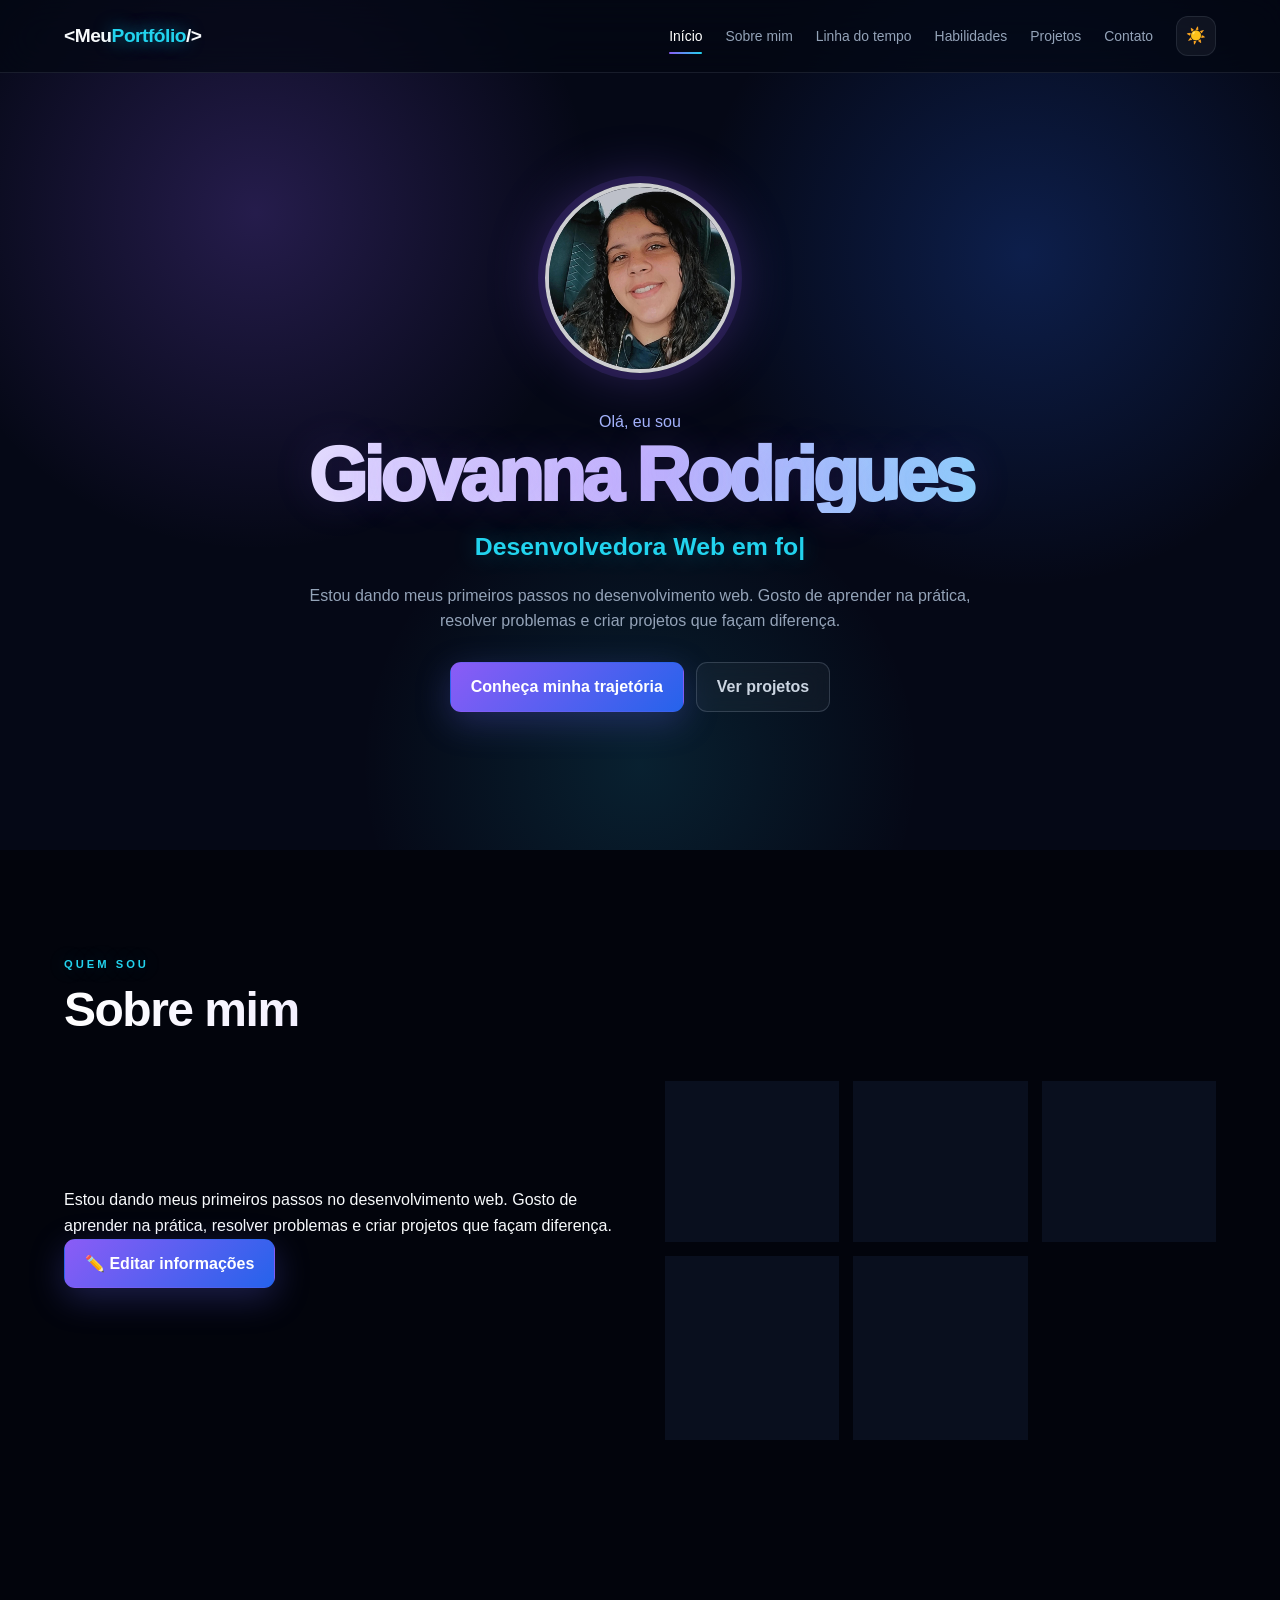
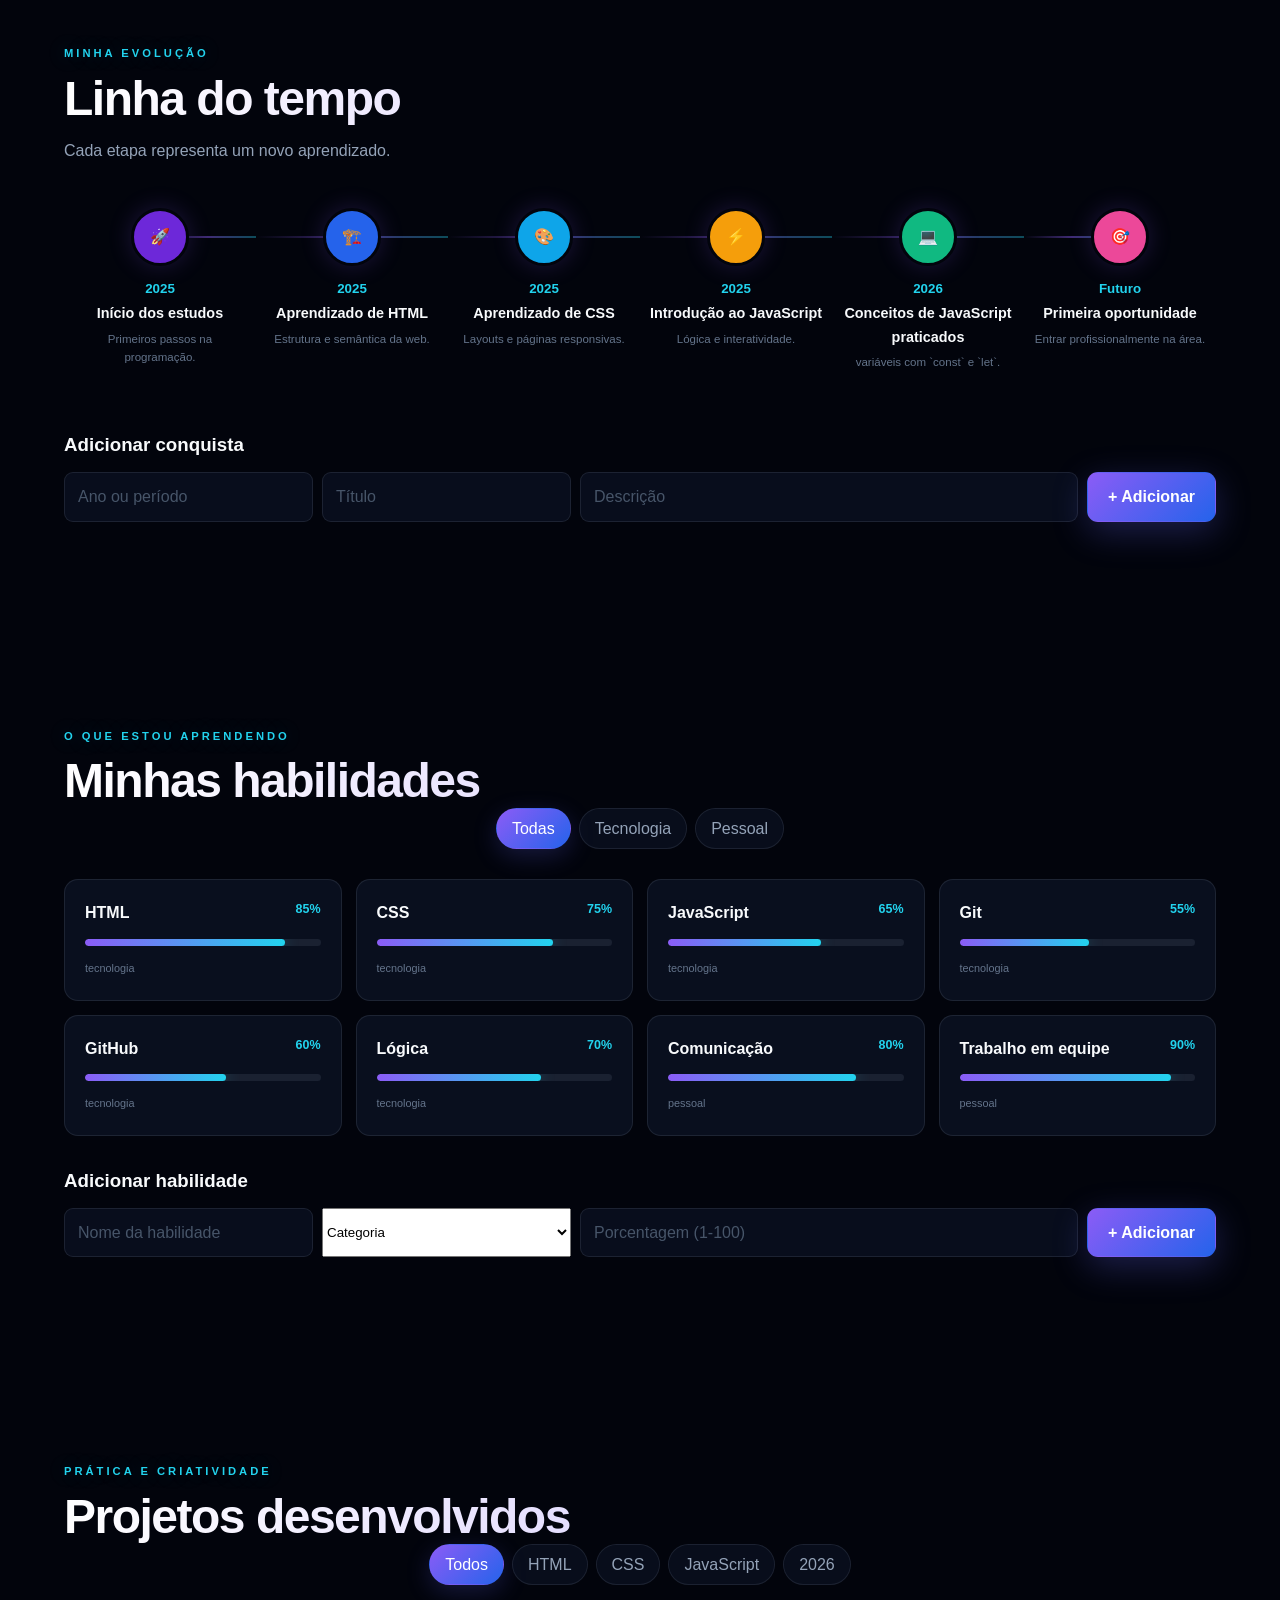
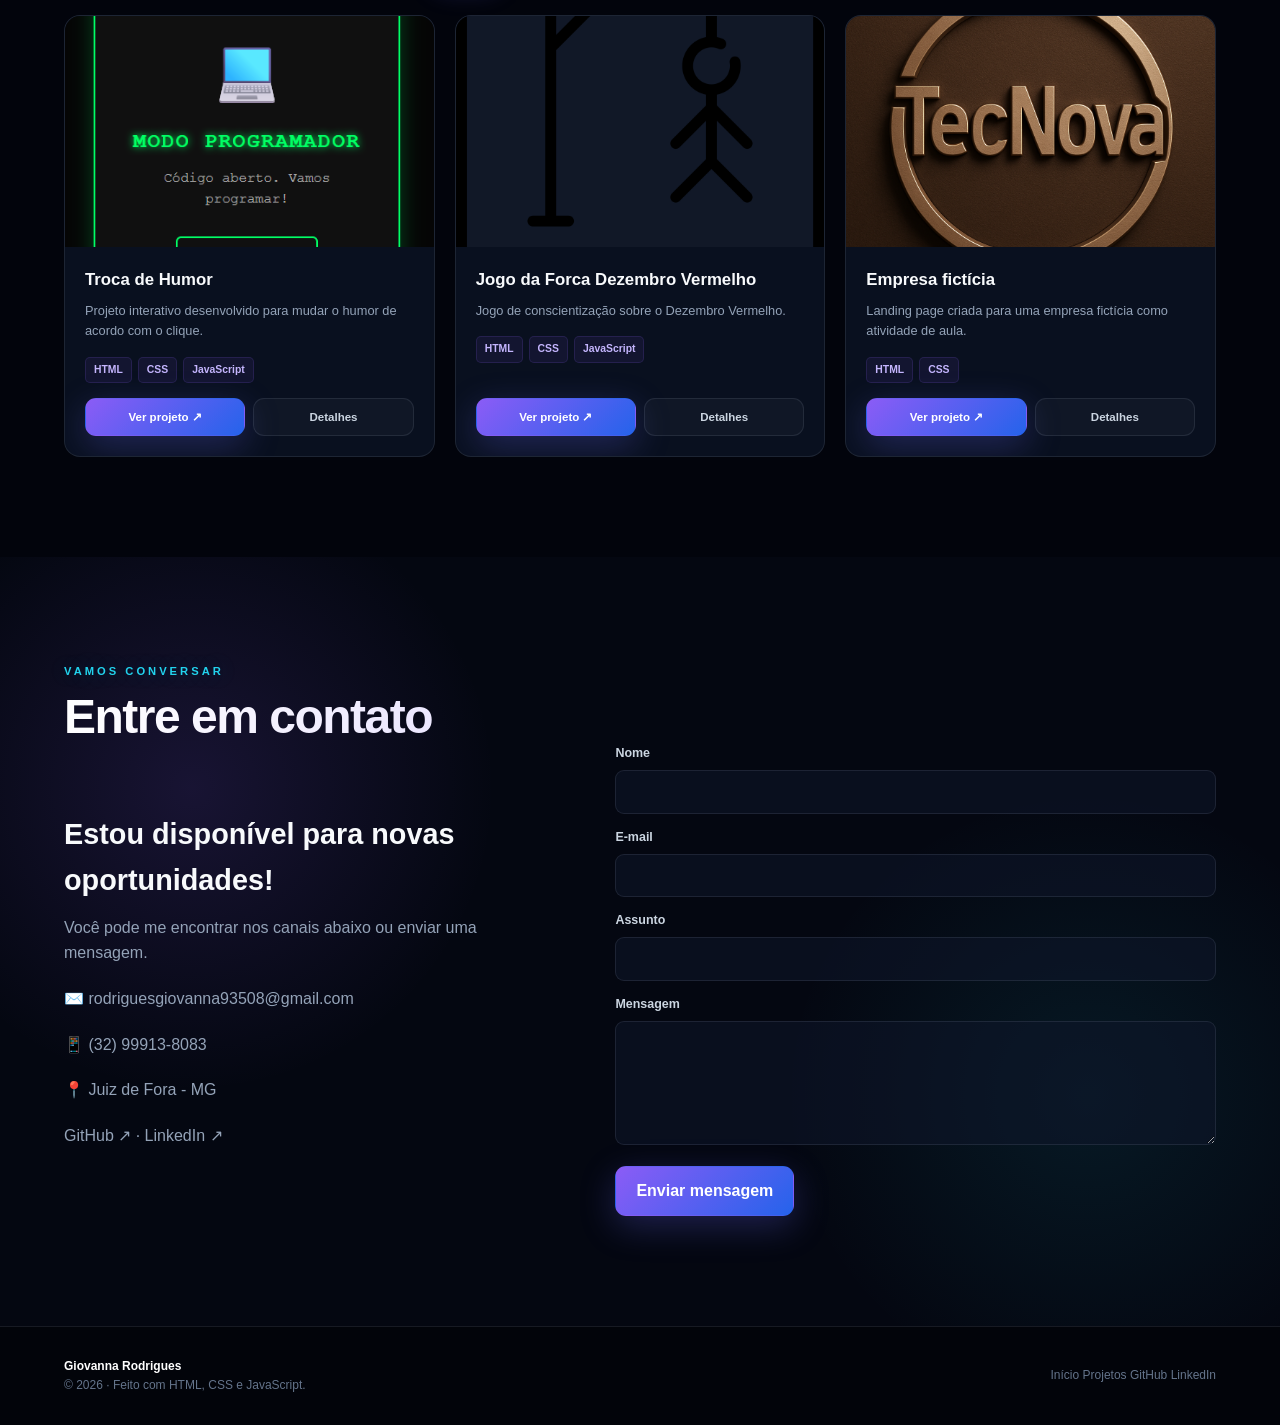
<file: index.html>
<!doctype html>
<html lang="pt-BR">
  <head>
    <meta charset="UTF-8" />
    <meta name="viewport" content="width=device-width, initial-scale=1.0" />
    <meta
      name="description"
      content="Currículo e portfólio interativo de um estudante de tecnologia"
    />
    <title>Meu Currículo | Portfólio</title>
    <link rel="stylesheet" href="style.css" />
  </head>
  <body>
    <header class="cabecalho">
      <nav class="navegacao container" aria-label="Navegação principal">
        <a class="logo" href="#inicio">&lt;Meu<span>Portfólio</span>/&gt;</a>
        <button
          id="botao-menu"
          class="botao-menu"
          aria-label="Abrir menu"
          aria-expanded="false"
        >
          ☰
        </button>
        <div id="menu" class="menu">
          <a href="#inicio" class="ativo">Início</a
          ><a href="#sobre">Sobre mim</a
          ><a href="#trajetoria">Linha do tempo</a>
          <a href="#habilidades">Habilidades</a><a href="#projetos">Projetos</a
          ><a href="#contato">Contato</a>
          <button id="botao-tema" class="botao-tema" aria-label="Alternar tema">
            🌙
          </button>
        </div>
      </nav>
    </header>

    <main>
      <section id="inicio" class="hero">
        <div class="container hero-conteudo revelar">
          <img
            src="img/Foto de Giovanna.jpg"
            alt="Avatar neutro do aluno"
            class="foto-perfil"
          />
          <p class="saudacao">Olá, eu sou</p>
          <h1 id="nome-hero">Giovanna de Oliveira Rodrigues</h1>
          <p id="texto-digitacao" class="cargo" aria-live="polite"></p>
          <p id="descricao-hero" class="hero-descricao">
            Estudante apaixonado por tecnologia, criatividade e por transformar
            ideias em experiências digitais.
          </p>
          <div class="acoes">
            <a href="#trajetoria" class="botao primario"
              >Conheça minha trajetória</a
            ><a href="#projetos" class="botao secundario">Ver projetos</a>
          </div>
        </div>
      </section>

      <section id="sobre" class="secao">
        <div class="container revelar">
          <p class="rotulo">QUEM SOU</p>
          <h2>Sobre mim</h2>
          <div class="sobre-grid">
            <div>
              <p id="descricao-sobre" class="texto-grande">
                Estou dando meus primeiros passos no desenvolvimento web. Gosto
                de aprender na prática, resolver problemas e criar projetos que
                façam diferença.
              </p>
              <button id="editar-dados" class="botao primario">
                ✏️ Editar informações
              </button>
            </div>
            <div class="info-grid">
              <article class="info-card">
                <span>📍</span><small>Cidade</small
                ><strong id="info-cidade">Juiz de Fora - JF</strong>
              </article>
              <article class="info-card">
                <span>🎂</span><small>Idade</small><strong>21 anos</strong>
              </article>
              <article class="info-card">
                <span>🎓</span><small>Curso</small
                ><strong id="info-curso">Desenvolvimento Web</strong>
              </article>
              <article class="info-card">
                <span>🎯</span><small>Objetivo</small
                ><strong id="info-objetivo"
                  >Primeira oportunidade em tecnologia</strong
                >
              </article>
              <article class="info-card">
                <span>🗓️</span><small>Disponibilidade</small
                ><strong>Estágio ou Júnior</strong>
              </article>
            </div>
          </div>
        </div>
      </section>

      <section id="trajetoria" class="secao fundo-alternativo">
        <div class="container revelar">
          <p class="rotulo">MINHA EVOLUÇÃO</p>
          <h2>Linha do tempo</h2>
          <p class="subtitulo">Cada etapa representa um novo aprendizado.</p>
          <div id="linha-do-tempo" class="linha-do-tempo"></div>
          <form id="form-trajetoria" class="form-inline card">
            <h3>Adicionar conquista</h3>
            <input name="periodo" placeholder="Ano ou período" required /><input
              name="titulo"
              placeholder="Título"
              required
            /><input name="descricao" placeholder="Descrição" required /><button
              class="botao primario"
              type="submit"
            >
              + Adicionar
            </button>
          </form>
        </div>
      </section>

      <section id="habilidades" class="secao">
        <div class="container revelar">
          <p class="rotulo">O QUE ESTOU APRENDENDO</p>
          <h2>Minhas habilidades</h2>
          <div id="filtros-habilidades" class="filtros">
            <button class="ativo" data-filtro="todas">Todas</button
            ><button data-filtro="tecnologia">Tecnologia</button
            ><button data-filtro="pessoal">Pessoal</button>
          </div>
          <div id="lista-habilidades" class="habilidades-grid"></div>
          <form id="form-habilidade" class="form-inline card">
          <h3>Adicionar habilidade</h3>

          <input
            name="nome"
            placeholder="Nome da habilidade"
            required
          />

          <select name="categoria" required>
            <option value="">Categoria</option>
            <option value="tecnologia">Tecnologia</option>
            <option value="pessoal">Pessoal</option>
          </select>

          <input
            name="porcentagem"
            type="number"
            min="1"
            max="100"
            placeholder="Porcentagem (1-100)"
            required
          />

          <button
            class="botao primario"
            type="submit"
          >
            + Adicionar
          </button>
        </form>
        </div>
      </section>

      <section id="projetos" class="secao fundo-alternativo">
        <div class="container revelar">
          <p class="rotulo">PRÁTICA E CRIATIVIDADE</p>
          <h2>Projetos desenvolvidos</h2>
          <div id="filtros-projetos" class="filtros">
          <button class="ativo" data-filtro="todos">Todos</button>
          <button data-filtro="HTML">HTML</button>
          <button data-filtro="CSS">CSS</button>
          <button data-filtro="JavaScript">JavaScript</button>
          <button data-filtro="2026">2026</button>
       </div>
          <div id="lista-projetos" class="projetos-grid"></div>
        </div>
      </section>

      <section id="contato" class="secao contato">
        <div class="container revelar">
          <p class="rotulo">VAMOS CONVERSAR</p>
          <h2>Entre em contato</h2>
          <div class="contato-grid">
            <div class="contato-info">
              <h3>Estou disponível para novas oportunidades!</h3>
              <p>
                Você pode me encontrar nos canais abaixo ou enviar uma mensagem.
              </p>
              <p>✉️ rodriguesgiovanna93508@gmail.com</p>
              <p>📱 (32) 99913-8083</p>
              <p>📍 <span id="contato-cidade">Juiz de Fora - JF</span></p>
              <p>
                <a href="https://github.com/rodrigues-giovanna" target="_blank" rel="noopener"
                  >GitHub ↗</a
                >
                ·
                <a href="https://www.linkedin.com/feed/" target="_blank" rel="noopener"
                  >LinkedIn ↗</a
                >
              </p>
            </div>
            <form id="form-contato" class="card">
              <label>Nome<input name="nome" required /></label
              ><label>E-mail<input name="email" type="email" required /></label
              ><label>Assunto<input name="assunto" required /></label
              ><label
                >Mensagem<textarea
                  name="mensagem"
                  rows="5"
                  required
                ></textarea></label
              ><button class="botao primario" type="submit">
                Enviar mensagem
              </button>
              <p id="mensagem-form" class="mensagem-form" role="status"></p>
            </form>
          </div>
        </div>
      </section>
    </main>

    <footer>
      <div class="container rodape">
        <div>
          <strong id="nome-rodape">Giovanna Rodrigues</strong>
          <p>
            © <span id="ano-atual"></span> · Feito com HTML, CSS e JavaScript.
          </p>
        </div>
        <div>
          <a href="#inicio">Início</a> <a href="#projetos">Projetos</a>
          <a href="https://github.com/" target="_blank" rel="noopener"
            >GitHub</a
          >
          <a href="https://linkedin.com/" target="_blank" rel="noopener"
            >LinkedIn</a
          >
        </div>
      </div>
    </footer>
    <button id="voltar-topo" aria-label="Voltar ao topo">↑</button>

    <div id="modal-dados" class="modal" aria-hidden="true">
      <div class="modal-conteudo">
        <button class="fechar-modal" aria-label="Fechar">×</button>
        <h2>Editar informações</h2>
        <form id="form-dados">
          <label>Nome<input name="nome" required /></label
          ><label>Cargo<input name="cargo" required /></label
          ><label>Cidade<input name="cidade" required /></label
          ><label>Curso<input name="curso" required /></label
          ><label>Objetivo<input name="objetivo" required /></label
          ><label
            >Descrição<textarea
              name="descricao"
              rows="4"
              required
            ></textarea></label
          ><button class="botao primario" type="submit">
            Salvar alterações
          </button>
        </form>
      </div>
    </div>
    <div id="modal-projeto" class="modal" aria-hidden="true">
      <div class="modal-conteudo">
        <button class="fechar-modal" aria-label="Fechar">×</button>
        <div id="detalhes-projeto"></div>
      </div>
    </div>
    <script src="script.js"></script>
  </body>
</html>
</file>
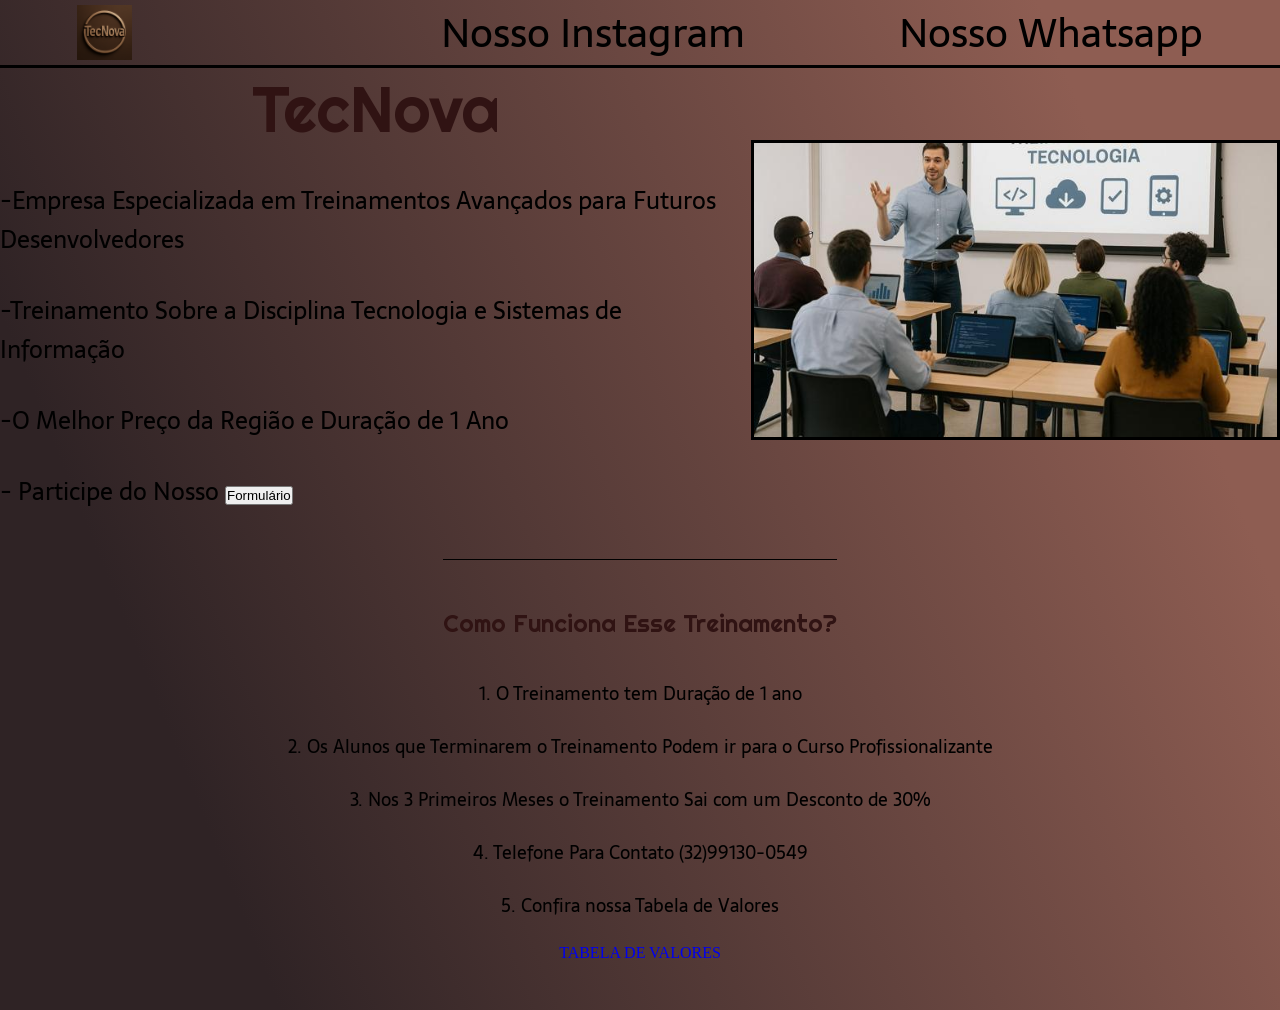
<file: projetos/Empresa Ficticia/index.html>
<!DOCTYPE html>
<html lang="pt-BR">

<head>
  <meta charset="UTF-8">
  <meta name="viewport" content="width=device-width, initial-scale=1.0">
  <meta name="description" content="Um Treinamento Seguro para Iniciantes">
  <title>TecNova</title>
  <link rel="stylesheet" type="text/css" href="style.css">
</head>

<body>
  <header class="cabecalho">
    <img class="cabecalho-imagem" src="Logo.png" alt="Logo da comunidade Tecnologia">
    <nav class="cabecalho-menu" ></nav>
  <a class="cabecalho-menu-item" href="https://www.instagram.com/tecnova_treinamentos?igsh=NmMyMW82emhtdGsx">Nosso Instagram</a>
  <a class="cabecalho-menu-item" href="https://chatgpt.com/link/whatsapp">Nosso Whatsapp</a>
</nav>
  </header>

  <main class="conteudo">
    <section class="conteudo-principal">
      <div class="conteudo-principal-escrito">
      <h1 class="conteudo-principal-escrito-titulo">TecNova</h1>
      <h2 class="conteudo-principal-escrito-subtitulo">-Empresa Especializada em Treinamentos Avançados para Futuros Desenvolvedores</h2>
      <h3 class="conteudo-principal-escrito-subtitulo">-Treinamento Sobre a Disciplina Tecnologia e Sistemas de Informação</h3>
      <h4 class="conteudo-principal-escrito-subtitulo">-O Melhor Preço da Região e Duração de 1 Ano</h4>
      <h5 class="conteudo-principal-escrito-subtitulo">- Participe do Nosso <a href="https://docs.google.com/forms/d/e/1FAIpQLScK7s8MgLDixdO_6ALS79ppL3utz19BuZdyAqgPqwDGe041Xw/viewform?usp=dialog"> <button>Formulário</button> </a>  
        
      </div>
      <img class="conteudo-principal-imagem"src="Tecnologia.jpg" alt="Imagem da tecnologia">
    </section>

    <section class="conteudo-secundario">
      <h3 class="conteudo-secundario-titulo">Como Funciona Esse Treinamento?</h3>
      <p class="conteudo-secundario-paragrafo">1. O Treinamento tem Duração de 1 ano </p>
      <p class="conteudo-secundario-paragrafo">2. Os Alunos que Terminarem o Treinamento Podem ir para o Curso Profissionalizante </p>
      <p class="conteudo-secundario-paragrafo">3. Nos 3 Primeiros Meses o Treinamento Sai com um Desconto de 30%</p>
      <p class="conteudo-secundario-paragrafo">4. Telefone Para Contato (32)99130-0549
      <p class="conteudo-secundario-paragrafo">5. Confira nossa Tabela de Valores</p> <a href="https://docs.google.com/spreadsheets/d/e/2PACX-1vTQVe-DqtYXE8juDZtEdxljZ4vHqyZ9g3Q_7lVvRJ4atVyj2y9UcrB98jp3dW3UFasaD9R_CmyakkVS/pubhtml">TABELA DE VALORES</a>
    </section>
  </main>
</body>

</html>
</file>
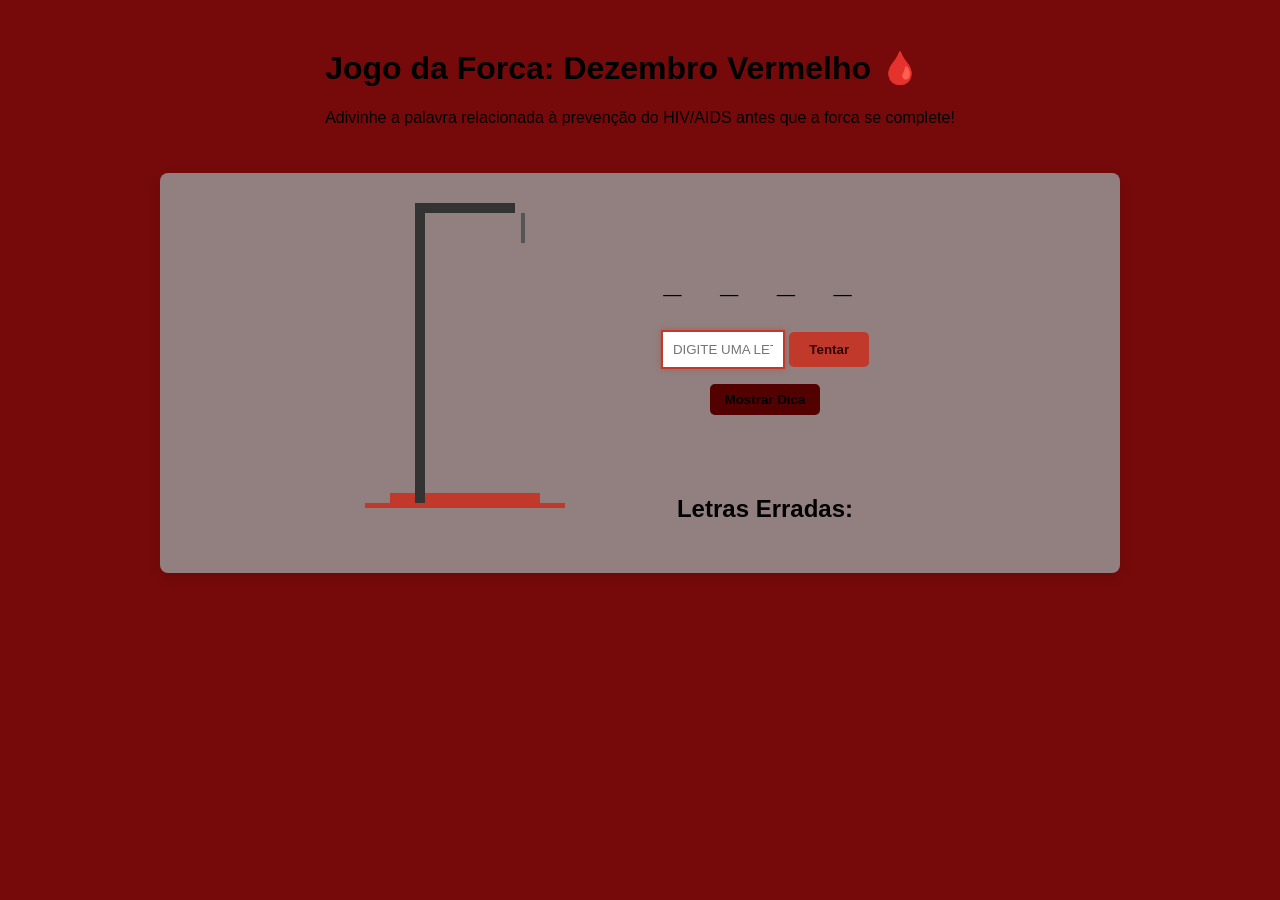
<file: projetos/Jogo da Forca/index.html>
<!DOCTYPE html>
<html lang="pt-BR">
<head>
    <meta charset="UTF-8">
    <meta name="viewport" content="width=device-width, initial-scale=1.0">
    <title>Forca: Dezembro Vermelho</title>
    <link rel="stylesheet" href="style.css">
</head>
<body>

    <header>
        <h1>Jogo da Forca: Dezembro Vermelho 🩸</h1>
        <p>Adivinhe a palavra relacionada à prevenção do HIV/AIDS antes que a forca se complete!</p>
    </header>

    <main id="game-container">
        <div id="hangman-drawing">
            <div class="gallows-base"></div>
            <div class="gallows-pole"></div>
            <div class="gallows-top"></div>
            <div class="gallows-rope"></div>
            
            <div class="body-part head"></div>
            <div class="body-part body"></div>
            <div class="body-part arm-left"></div>
            <div class="body-part arm-right"></div>
            <div class="body-part leg-left"></div>
            <div class="body-part leg-right"></div>
        </div>

        <div id="game-area">
            <p id="hint-display" class="hint-style">A Dica aparecerá aqui...</p> 
            <p id="word-display" class="word-style">_ _ _ _ _</p>
            
            <div id="guess-input">
                <input type="text" id="letter-input" maxlength="1" placeholder="Digite uma letra" autofocus>
                <button id="guess-button">Tentar</button>
            </div>
            
            <button id="hint-button" class="hint-btn">Mostrar Dica</button>

            <p id="message-area"></p>

            <div id="wrong-letters">
                <h2>Letras Erradas:</h2>
                <span id="incorrect-letters-display"></span>
            </div>

            <button id="restart-button" style="display: none;">Novo Jogo</button>
        </div>
    </main>

    <script src="Jogo.js"></script>
</body>
</html>
</file>
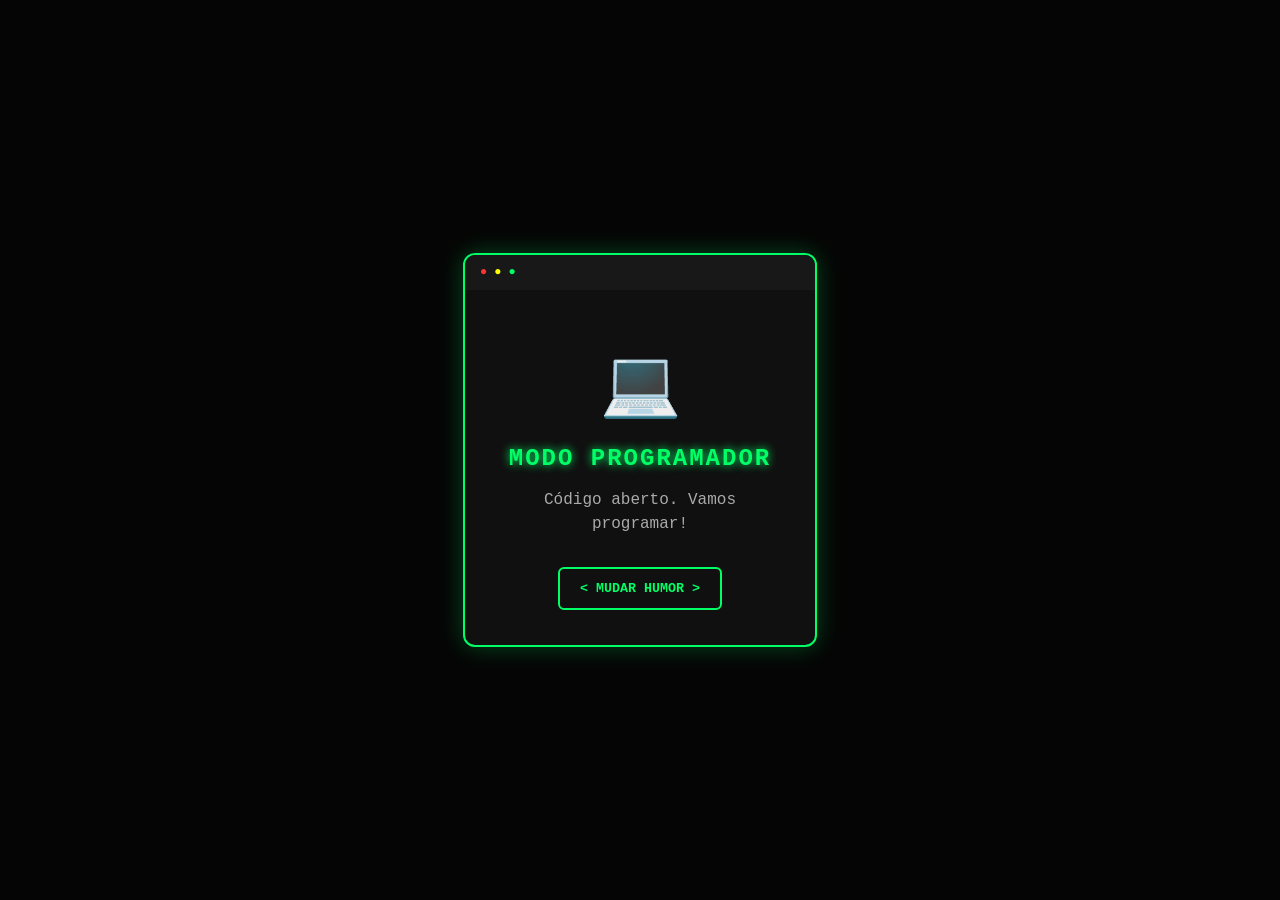
<file: projetos/Troca de Humor/index.html>
<!DOCTYPE html>
<html lang="pt-BR">
<head>
  <meta charset="UTF-8">
  <meta name="viewport" content="width=device-width, initial-scale=1.0">
  <title>Humor do Programador</title>
  <link rel="stylesheet" href="style.css">
</head>

<body>

  <main class="cartao">

    <div class="topo">
      <span>●</span>
      <span>●</span>
      <span>●</span>
    </div>

    <div class="conteudo">


      <div id="emoji">💻</div>

      <h1 id="titulo">MODO PROGRAMADOR</h1>

      <p id="mensagem">
        Código aberto. Vamos programar!
      </p>

      <button id="mudarHumor">
        < MUDAR HUMOR >
      </button>

    </div>

  </main>

  <script src="script.js"></script>

</body>
</html>
</file>
<file: style.css>
:root {

  --roxo: #8b5cf6;
  --roxo-escuro: #6d28d9;

  --azul: #2563eb;
  --azul-claro: #38bdf8;

  --ciano: #22d3ee;

  --rosa: #ec4899;

  --fundo: #050816;
  --fundo-2: #080d1c;
  --fundo-card: rgba(15, 23, 42, 0.62);

  --texto: #f8fafc;
  --texto-suave: #94a3b8;

  --borda: rgba(148, 163, 184, 0.14);

  --glow-roxo:
    0 0 45px rgba(139, 92, 246, 0.25);

  --glow-azul:
    0 0 45px rgba(37, 99, 235, 0.22);

  --transicao: .3s ease;

}




* {
  box-sizing: border-box;

  margin: 0;
  padding: 0;
}

html {
  scroll-behavior: smooth;

  scroll-padding-top: 80px;
}

body {

  font-family:
    Inter,
    "Segoe UI",
    Arial,
    sans-serif;

  background: var(--fundo);

  color: var(--texto);

  line-height: 1.6;

  overflow-x: hidden;

  transition:
    background .4s ease,
    color .4s ease;
}

body.escuro {
  --fundo: #02040c;
  --fundo-2: #050816;
  --fundo-card: rgba(15, 23, 42, 0.62);
  --texto: #f8fafc;
  --texto-suave: #94a3b8;
  --borda: rgba(148, 163, 184, 0.14);
}

body:not(.escuro) {
  --fundo: #e9e7ff;
  --fundo-2: #dfe8ff;
  --fundo-card: rgba(255, 255, 255, 0.72);
  --texto: #172554;
  --texto-suave: #475569;
  --borda: rgba(79, 70, 229, 0.16);
}

a {
  color: inherit;

  text-decoration: none;
}

button,
input,
textarea {
  font: inherit;
}

button {
  cursor: pointer;
}

.container {

  width: min(
    1180px,
    90%
  );

  margin: auto;
}




.cabecalho {

  position: fixed;

  z-index: 1000;

  top: 0;

  width: 100%;

  background:
    rgba(3, 7, 18, .72);

  border-bottom:
    1px solid var(--borda);

  backdrop-filter:
    blur(20px);

  -webkit-backdrop-filter:
    blur(20px);
}

.navegacao {

  min-height: 72px;

  display: flex;

  align-items: center;

  justify-content: space-between;

  gap: 25px;
}

.logo {

  font-size: 1.2rem;

  font-weight: 900;

  letter-spacing: -.5px;
}

.logo span {

  color: var(--ciano);

  text-shadow:
    0 0 18px
    rgba(34, 211, 238, .6);
}

.menu {

  display: flex;

  align-items: center;

  gap: 23px;
}

.menu a {

  position: relative;

  color:
    #94a3b8;

  font-size: .87rem;

  transition:
    color var(--transicao);
}

.menu a::after {

  content: "";

  position: absolute;

  left: 0;
  bottom: -7px;

  width: 0;

  height: 2px;

  border-radius: 20px;

  background:
    linear-gradient(
      90deg,
      var(--roxo),
      var(--ciano)
    );

  transition:
    width var(--transicao);
}

.menu a:hover,
.menu a.ativo {

  color: white;
}

.menu a:hover::after,
.menu a.ativo::after {

  width: 100%;
}

.navegacao-acoes {

  display: flex;

  gap: 9px;
}

.botao-tema,
.botao-menu {

  width: 40px;
  height: 40px;

  border: 1px solid var(--borda);

  border-radius: 12px;

  color: white;

  background:
    rgba(255,255,255,.05);

  transition:
    transform var(--transicao),
    background var(--transicao);
}

.botao-tema:hover,
.botao-menu:hover {

  transform:
    translateY(-2px);

  background:
    rgba(139,92,246,.16);
}

.botao-menu {

  display: none;
}




.hero {

  position: relative;

  min-height: 850px;

  padding:
    145px
    0
    100px;

  display: grid;

  place-items: center;

  text-align: center;

  overflow: hidden;

  background:

    radial-gradient(
      circle at 20% 25%,
      rgba(139,92,246,.24),
      transparent 28%
    ),

    radial-gradient(
      circle at 80% 30%,
      rgba(37,99,235,.25),
      transparent 28%
    ),

    radial-gradient(
      circle at 50% 90%,
      rgba(34,211,238,.12),
      transparent 28%
    ),

    #050816;
}

.grid-background {

  position: absolute;

  inset: 0;

  opacity: .16;

  background-image:

    linear-gradient(
      rgba(139,92,246,.25) 1px,
      transparent 1px
    ),

    linear-gradient(
      90deg,
      rgba(139,92,246,.25) 1px,
      transparent 1px
    );

  background-size:
    45px 45px;

  mask-image:
    linear-gradient(
      to bottom,
      black,
      transparent 85%
    );
}

.orb {

  position: absolute;

  border-radius: 50%;

  filter: blur(3px);

  pointer-events: none;
}

.orb-1 {

  width: 280px;
  height: 280px;

  top: 15%;

  left: -100px;

  background:
    rgba(139,92,246,.14);

  box-shadow:
    0 0 100px
    rgba(139,92,246,.3);

  animation:
    flutuar 8s ease-in-out infinite;
}

.orb-2 {

  width: 350px;
  height: 350px;

  right: -160px;

  top: 25%;

  background:
    rgba(37,99,235,.13);

  box-shadow:
    0 0 120px
    rgba(37,99,235,.3);

  animation:
    flutuar 10s ease-in-out infinite reverse;
}

.orb-3 {

  width: 180px;
  height: 180px;

  left: 50%;

  bottom: -100px;

  background:
    rgba(34,211,238,.12);

  box-shadow:
    0 0 80px
    rgba(34,211,238,.3);

  animation:
    flutuar 7s ease-in-out infinite;
}

.hero-conteudo {

  position: relative;

  z-index: 3;
}

.hero-badge {

  display: inline-flex;

  align-items: center;

  gap: 9px;

  padding:
    7px
    13px;

  margin-bottom: 24px;

  border:
    1px solid
    rgba(34,211,238,.25);

  border-radius: 999px;

  color:
    #a5f3fc;

  background:
    rgba(34,211,238,.06);

  font-size: .75rem;

  font-weight: 700;
}

.hero-badge span {

  width: 7px;
  height: 7px;

  border-radius: 50%;

  background:
    #22c55e;

  box-shadow:
    0 0 12px
    #22c55e;

  animation:
    pulsar 1.8s infinite;
}

.foto-wrapper {

  position: relative;

  width: 190px;

  height: 190px;

  margin: auto;
}

.foto-brilho {

  position: absolute;

  inset: -18px;

  border-radius: 50%;

  background:
    conic-gradient(
      var(--roxo),
      var(--ciano),
      var(--azul),
      var(--rosa),
      var(--roxo)
    );

  filter:
    blur(22px);

  opacity: .55;

  animation:
    girar 8s linear infinite;
}

.foto-perfil {

  position: relative;

  z-index: 2;

  width: 190px;
  height: 190px;

  object-fit: cover;

  border-radius: 50%;

  border:
    4px solid
    rgba(255,255,255,.8);

  box-shadow:

    0 0 0 7px
    rgba(139,92,246,.14),

    0 0 55px
    rgba(139,92,246,.35);

  transition:
    transform .5s ease;
}

.foto-perfil:hover {

  transform:
    scale(1.04)
    rotate(1deg);
}

.saudacao {

  margin-top: 28px;

  color:
    #a5b4fc;

  font-size:
    1rem;
}

.hero h1 {

  margin-top: 3px;

  font-size:
    clamp(
      2.5rem,
      6vw,
      4.7rem
    );

  line-height: 1;

  letter-spacing:
    -4px;

  font-weight: 950;

  background:
    linear-gradient(
      100deg,
      #ffffff,
      #c4b5fd,
      #67e8f9
    );

  -webkit-background-clip:
    text;

  background-clip:
    text;

  color:
    transparent;

  text-shadow:
    0 0 40px
    rgba(139,92,246,.15);
}

.cargo {

  min-height: 40px;

  margin-top: 14px;

  color:
    var(--ciano);

  font-size:
    clamp(
      1.1rem,
      3vw,
      1.55rem
    );

  font-weight: 800;

  text-shadow:
    0 0 25px
    rgba(34,211,238,.3);
}

.cargo::after {

  content: "|";

  animation:
    piscar .7s infinite;
}

.hero-descricao {

  max-width: 690px;

  margin:
    16px auto
    28px;

  color:
    #94a3b8;

  font-size:
    1rem;
}

.acoes {

  display: flex;

  justify-content: center;

  flex-wrap: wrap;

  gap: 12px;
}

.botao {

  display: inline-flex;

  align-items: center;

  justify-content: center;

  gap: 8px;

  min-height: 46px;

  padding:
    11px
    20px;

  border-radius: 11px;

  border:
    1px solid transparent;

  font-weight: 800;

  transition:
    transform var(--transicao),
    box-shadow var(--transicao),
    background var(--transicao);
}

.botao:hover {

  transform:
    translateY(-3px);
}

.botao.primario {

  color: white;

  background:
    linear-gradient(
      135deg,
      var(--roxo),
      var(--azul)
    );

  box-shadow:
    0 10px 35px
    rgba(99,102,241,.28);
}

.botao.primario:hover {

  box-shadow:
    0 15px 50px
    rgba(139,92,246,.42);
}

.botao.secundario {

  color:
    #cbd5e1;

  border:
    1px solid
    rgba(148,163,184,.25);

  background:
    rgba(255,255,255,.04);

  backdrop-filter:
    blur(10px);
}

.botao.secundario:hover {

  background:
    rgba(139,92,246,.1);

  border-color:
    rgba(139,92,246,.45);
}

.hero-stack {

  display: flex;

  justify-content: center;

  gap: 8px;

  flex-wrap: wrap;

  margin-top: 34px;
}

.hero-stack span {

  padding:
    5px
    10px;

  border:
    1px solid
    var(--borda);

  border-radius: 6px;

  color:
    #64748b;

  background:
    rgba(15,23,42,.4);

  font-size: .68rem;

  font-weight: 700;
}

.scroll-indicator {

  position: absolute;

  bottom: 24px;

  left: 50%;

  transform:
    translateX(-50%);

  color:
    #475569;

  font-size: .65rem;

  text-transform: uppercase;

  letter-spacing: 2px;
}

.scroll-indicator span {

  display: block;

  width: 1px;

  height: 30px;

  margin: auto auto 5px;

  background:
    linear-gradient(
      var(--ciano),
      transparent
    );

  animation:
    deslizar 1.8s infinite;
}




.secao {

  position: relative;

  padding:
    100px
    0;

  background:
    var(--fundo);
}

.fundo-gradiente {

  background:

    radial-gradient(
      circle at 10% 10%,
      rgba(139,92,246,.09),
      transparent 25%
    ),

    radial-gradient(
      circle at 90% 80%,
      rgba(37,99,235,.08),
      transparent 25%
    ),

    #070b17;
}

.titulo-secao {

  text-align: center;

  max-width: 760px;

  margin:
    0 auto 50px;
}

.rotulo {

  display: inline-block;

  color:
    var(--ciano);

  font-size: .7rem;

  letter-spacing: 3px;

  font-weight: 900;

  text-shadow:
    0 0 20px
    rgba(34,211,238,.25);
}

.secao h2 {

  margin-top: 8px;

  font-size:
    clamp(
      2rem,
      5vw,
      3rem
    );

  line-height: 1.1;

  letter-spacing:
    -1.5px;

  background:
    linear-gradient(
      100deg,
      white,
      #c4b5fd
    );

  -webkit-background-clip:
    text;

  background-clip:
    text;

  color:
    transparent;
}

.subtitulo {

  margin-top: 12px;

  color:
    var(--texto-suave);
}




.sobre-grid {

  display: grid;

  grid-template-columns:
    1fr
    1fr;

  gap: 50px;

  align-items: center;
}

.sobre-texto {

  color:
    var(--texto-suave);

  font-size:
    .97rem;
}

.sobre-texto > p {

  margin-top: 18px;
}

.texto-destaque {

  position: relative;

  padding:
    25px 25px 25px 40px;

  border-left:
    2px solid
    var(--roxo);

  background:
    linear-gradient(
      90deg,
      rgba(139,92,246,.08),
      transparent
    );
}

.texto-destaque p {

  color:
    #cbd5e1;

  font-size:
    1.05rem;

  font-weight: 500;
}

.aspas {

  position: absolute;

  left: 10px;

  top: 3px;

  font-size: 3rem;

  color:
    var(--roxo);

  opacity: .7;
}




.terminal {

  overflow: hidden;

  border:
    1px solid
    rgba(148,163,184,.15);

  border-radius: 14px;

  background:
    rgba(2,6,23,.9);

  box-shadow:
    0 25px 70px
    rgba(0,0,0,.3),

    0 0 45px
    rgba(139,92,246,.08);
}

.terminal-topo {

  display: flex;

  align-items: center;

  gap: 15px;

  padding:
    13px 17px;

  border-bottom:
    1px solid
    rgba(148,163,184,.1);

  color:
    #64748b;

  font-size: .7rem;
}

.terminal-bolinhas {

  display: flex;

  gap: 5px;
}

.terminal-bolinhas span {

  width: 9px;
  height: 9px;

  border-radius: 50%;

  background:
    #334155;
}

.terminal-corpo {

  padding:
    25px;

  font-family:
    "Courier New",
    monospace;

  font-size: .78rem;

  color:
    #cbd5e1;
}

.terminal-corpo p {

  margin-bottom: 8px;
}

.terminal-verde {

  color:
    #4ade80;
}

.terminal-resposta {

  color:
    #67e8f9;
}

.terminal-cursor::after {

  content: "▋";

  margin-left: 4px;

  color:
    var(--ciano);

  animation:
    piscar .8s infinite;
}




.info-grid {

  display: grid;

  grid-template-columns:
    repeat(3, 1fr);

  gap: 15px;

  margin-top: 45px;
}

.info-card {

  padding: 22px;

  border:
    1px solid
    var(--borda);

  border-radius: 14px;

  background:
    var(--fundo-card);

  backdrop-filter:
    blur(12px);

  transition:
    transform var(--transicao),
    border-color var(--transicao);
}

.info-card:hover {

  transform:
    translateY(-5px);

  border-color:
    rgba(139,92,246,.35);
}

.info-card span {

  display: block;

  margin-bottom: 10px;

  font-size: 1.4rem;
}

.info-card small {

  display: block;

  color:
    #64748b;

  font-size: .7rem;

  text-transform: uppercase;

  letter-spacing: 1px;
}

.info-card strong {

  display: block;

  margin-top: 4px;

  color:
    #e2e8f0;

  font-size: .9rem;
}




.servicos-grid {

  display: grid;

  grid-template-columns:
    repeat(4, 1fr);

  gap: 16px;
}

.servico-card {

  position: relative;

  overflow: hidden;

  padding: 28px;

  min-height: 250px;

  border:
    1px solid
    var(--borda);

  border-radius: 16px;

  background:
    linear-gradient(
      145deg,
      rgba(15,23,42,.75),
      rgba(15,23,42,.35)
    );

  transition:
    transform .35s ease,
    border-color .35s ease,
    box-shadow .35s ease;
}

.servico-card::before {

  content: "";

  position: absolute;

  width: 130px;
  height: 130px;

  right: -70px;
  bottom: -70px;

  border-radius: 50%;

  background:
    var(--roxo);

  filter:
    blur(60px);

  opacity: .12;
}

.servico-card:hover {

  transform:
    translateY(-8px);

  border-color:
    rgba(139,92,246,.45);

  box-shadow:
    0 20px 60px
    rgba(0,0,0,.2);
}

.servico-icone {

  width: 48px;
  height: 48px;

  display: grid;

  place-items: center;

  margin-bottom: 20px;

  border-radius: 13px;

  color:
    var(--ciano);

  border:
    1px solid
    rgba(34,211,238,.2);

  background:
    rgba(34,211,238,.07);

  font-size: 1.15rem;

  font-weight: 900;
}

.servico-card h3 {

  margin-bottom: 10px;

  font-size:
    1.05rem;
}

.servico-card p {

  color:
    var(--texto-suave);

  font-size: .82rem;
}

.numero-card {

  position: absolute;

  right: 20px;
  bottom: 15px;

  color:
    rgba(139,92,246,.25);

  font-size: 2.5rem;

  font-weight: 900;
}




.filtros {

  display: flex;

  justify-content: center;

  flex-wrap: wrap;

  gap: 8px;

  margin:
    0 0 30px;
}

.filtros button {

  padding:
    7px 15px;

  border:
    1px solid
    var(--borda);

  border-radius: 999px;

  color:
    #94a3b8;

  background:
    rgba(15,23,42,.5);

  transition:
    all var(--transicao);
}

.filtros button:hover {

  color: white;

  border-color:
    rgba(139,92,246,.4);
}

.filtros button.ativo {

  color: white;

  border-color:
    transparent;

  background:
    linear-gradient(
      135deg,
      var(--roxo),
      var(--azul)
    );

  box-shadow:
    0 7px 25px
    rgba(99,102,241,.22);
}

.habilidades-grid {

  display: grid;

  grid-template-columns:
    repeat(4, 1fr);

  gap: 14px;
}

.habilidade {

  padding: 20px;

  border:
    1px solid
    var(--borda);

  border-radius: 14px;

  background:
    var(--fundo-card);

  transition:
    transform var(--transicao),
    border-color var(--transicao);
}

.habilidade:hover {

  transform:
    translateY(-4px);

  border-color:
    rgba(139,92,246,.35);
}

.habilidade-topo {

  display: flex;

  justify-content: space-between;

  gap: 10px;

  font-weight: 800;
}

.habilidade-topo span:last-child {

  color:
    var(--ciano);

  font-size: .78rem;
}

.barra {

  height: 7px;

  margin:
    13px 0 8px;

  border-radius: 99px;

  overflow: hidden;

  background:
    rgba(148,163,184,.12);
}

.barra span {

  display: block;

  width: 0;

  height: 100%;

  border-radius: 99px;

  background:
    linear-gradient(
      90deg,
      var(--roxo),
      var(--ciano)
    );

  box-shadow:
    0 0 15px
    rgba(34,211,238,.35);

  transition:
    width 1s ease;
}

.habilidade small {

  color:
    #64748b;

  font-size: .68rem;
}




.estudando {

  display: flex;

  align-items: center;

  gap: 18px;

  margin-top: 35px;

  padding:
    20px 23px;

  border:
    1px solid
    rgba(34,211,238,.15);

  border-radius: 15px;

  background:
    linear-gradient(
      90deg,
      rgba(34,211,238,.06),
      rgba(139,92,246,.05)
    );
}

.estudando-icon {

  width: 48px;
  height: 48px;

  flex-shrink: 0;

  display: grid;

  place-items: center;

  border-radius: 12px;

  background:
    rgba(34,211,238,.08);
}

.estudando span {

  color:
    var(--ciano);

  font-size: .65rem;

  font-weight: 800;

  letter-spacing: 1px;
}

.estudando h3 {

  margin-top: 3px;

  font-size: .95rem;
}

.estudando p {

  color:
    #64748b;

  font-size: .75rem;
}

.estudando-status {

  margin-left: auto;

  color:
    #4ade80;

  font-size: .7rem;

  white-space: nowrap;
}

.estudando-status span {

  display: inline-block;

  width: 6px;
  height: 6px;

  margin-right: 5px;

  border-radius: 50%;

  background:
    #22c55e;
}




.projetos-grid {

  display: grid;

  grid-template-columns:
    repeat(3, 1fr);

  gap: 20px;
}

.projeto-card {

  overflow: hidden;

  display: flex;

  flex-direction: column;

  border:
    1px solid
    var(--borda);

  border-radius: 16px;

  background:
    rgba(15,23,42,.65);

  transition:
    transform .35s ease,
    box-shadow .35s ease,
    border-color .35s ease;
}

.projeto-card:hover {

  transform:
    translateY(-9px);

  border-color:
    rgba(139,92,246,.4);

  box-shadow:
    0 25px 70px
    rgba(0,0,0,.3),

    0 0 35px
    rgba(139,92,246,.08);
}

.projeto-card img {

  width: 100%;

  aspect-ratio:
    16 / 10;

  object-fit: cover;

  background:
    #111827;

  transition:
    transform .5s ease;
}

.projeto-card:hover img {

  transform:
    scale(1.05);
}

.projeto-corpo {

  display: flex;

  flex-direction: column;

  flex: 1;

  padding: 20px;
}

.projeto-corpo h3 {

  font-size:
    1.05rem;
}

.projeto-corpo p {

  margin-top: 7px;

  color:
    var(--texto-suave);

  font-size: .8rem;
}

.tags {

  display: flex;

  flex-wrap: wrap;

  gap: 6px;

  margin:
    15px 0;
}

.tag {

  padding:
    4px 8px;

  border-radius: 5px;

  color:
    #c4b5fd;

  border:
    1px solid
    rgba(139,92,246,.15);

  background:
    rgba(139,92,246,.08);

  font-size: .65rem;

  font-weight: 700;
}

.projeto-acoes {

  display: flex;

  gap: 8px;

  margin-top: auto;
}

.projeto-acoes .botao {

  flex: 1;

  min-height: 38px;

  padding:
    7px 10px;

  font-size: .72rem;
}

.detalhes {

  color:
    #cbd5e1;

  border:
    1px solid
    var(--borda);

  background:
    rgba(255,255,255,.03);
}




.linha-do-tempo {

  display: flex;

  overflow-x: auto;

  padding:
    45px 0 25px;
}

.evento {

  position: relative;

  min-width: 190px;

  flex: 1;

  text-align: center;
}

.evento::before {

  content: "";

  position: absolute;

  top: 28px;

  left: 0;
  right: 0;

  height: 2px;

  background:
    linear-gradient(
      90deg,
      transparent,
      rgba(139,92,246,.45),
      rgba(34,211,238,.35)
    );
}

.evento:first-child::before {
  left: 50%;
}

.evento:last-child::before {
  right: 50%;
}

.evento-icone {

  position: relative;

  z-index: 2;

  display: grid;

  place-items: center;

  width: 58px;
  height: 58px;

  margin: auto;

  border:
    3px solid
    var(--fundo);

  border-radius: 50%;

  color: white;

  box-shadow:
    0 0 25px
    rgba(139,92,246,.2);
}

.evento small {

  display: block;

  margin-top: 12px;

  color:
    var(--ciano);

  font-weight: 800;
}

.evento h3 {

  margin-top: 3px;

  font-size: .9rem;
}

.evento p {

  padding:
    4px 10px;

  color:
    #64748b;

  font-size: .72rem;
}

.excluir-evento {

  border: 0;

  background: none;

  color:
    #f87171;

  font-size: .65rem;
}




.form-inline {

  display: grid;

  grid-template-columns:
    1fr
    1fr
    2fr
    auto;

  gap: 9px;

  margin-top: 30px;
}

.form-inline h3 {

  grid-column:
    1 / -1;

  margin-bottom: 3px;
}

input,
textarea {

  width: 100%;

  padding:
    11px 13px;

  border:
    1px solid
    var(--borda);

  border-radius: 9px;

  outline: none;

  color:
    white;

  background:
    rgba(15,23,42,.55);

  transition:
    border-color var(--transicao),
    box-shadow var(--transicao);
}

input::placeholder,
textarea::placeholder {

  color:
    #475569;
}

input:focus,
textarea:focus {

  border-color:
    rgba(139,92,246,.55);

  box-shadow:
    0 0 0 3px
    rgba(139,92,246,.08);
}

textarea {
  resize: vertical;
}




.contato {

  background:

    radial-gradient(
      circle at 15% 30%,
      rgba(139,92,246,.15),
      transparent 25%
    ),

    radial-gradient(
      circle at 85% 70%,
      rgba(34,211,238,.09),
      transparent 25%
    ),

    #040711;
}

.contato-grid {

  display: grid;

  grid-template-columns:
    .9fr
    1.1fr;

  gap: 60px;

  align-items: center;
}

.contato-info h3 {

  margin-top: 10px;

  font-size:
    1.8rem;
}

.contato-info p {

  margin:
    12px 0 20px;

  color:
    var(--texto-suave);
}

.contato-glow {

  width: 60px;
  height: 60px;

  display: grid;

  place-items: center;

  border-radius: 16px;

  color:
    var(--ciano);

  background:
    rgba(34,211,238,.06);

  border:
    1px solid
    rgba(34,211,238,.15);

  box-shadow:
    0 0 35px
    rgba(34,211,238,.1);

  font-size: 1.5rem;
}

.contato-links {

  display: flex;

  flex-direction: column;

  gap: 10px;
}

.contato-links a {

  color:
    #94a3b8;

  font-size: .83rem;

  transition:
    color var(--transicao);
}

.contato-links a:hover {

  color:
    var(--ciano);
}

.contato-form-card {

  padding: 27px;

  border:
    1px solid
    var(--borda);

  border-radius: 16px;

  background:
    rgba(15,23,42,.6);

  backdrop-filter:
    blur(15px);
}

label {

  display: block;

  margin-bottom: 14px;

  color:
    #cbd5e1;

  font-size: .78rem;

  font-weight: 700;
}

label input,
label textarea {

  margin-top: 6px;
}

.mensagem-form {

  margin-top: 10px;

  color:
    #4ade80;

  font-size: .75rem;
}




footer {

  padding:
    30px 0;

  background:
    #02040a;

  border-top:
    1px solid
    var(--borda);

  color:
    #64748b;

  font-size: .75rem;
}

.rodape {

  display: flex;

  justify-content: space-between;

  align-items: center;

  gap: 20px;
}

.rodape strong {

  color:
    white;
}

.rodape-links {

  display: flex;

  gap: 18px;
}

.rodape-links a:hover {

  color:
    var(--ciano);
}




#voltar-topo {

  position: fixed;

  z-index: 900;

  right: 20px;
  bottom: 20px;

  width: 45px;
  height: 45px;

  border:
    1px solid
    rgba(139,92,246,.35);

  border-radius: 12px;

  color:
    white;

  background:
    rgba(15,23,42,.85);

  backdrop-filter:
    blur(10px);

  opacity: 0;

  pointer-events: none;

  transform:
    translateY(15px);

  transition:
    all var(--transicao);
}

#voltar-topo.visivel {

  opacity: 1;

  pointer-events: auto;

  transform:
    translateY(0);
}

#voltar-topo:hover {

  background:
    var(--roxo);

  box-shadow:
    0 0 25px
    rgba(139,92,246,.35);
}




.modal {

  position: fixed;

  z-index: 2000;

  inset: 0;

  display: none;

  place-items: center;

  padding: 20px;

  background:
    rgba(0,0,0,.78);

  backdrop-filter:
    blur(10px);
}

.modal.aberto {

  display: grid;
}

.modal-conteudo {

  position: relative;

  width:
    min(600px,100%);

  max-height:
    90vh;

  overflow-y: auto;

  padding: 32px;

  border:
    1px solid
    rgba(139,92,246,.25);

  border-radius: 18px;

  color:
    white;

  background:
    #0b1122;

  box-shadow:
    0 30px 100px
    rgba(0,0,0,.5),

    0 0 60px
    rgba(139,92,246,.08);
}

.fechar-modal {

  position: absolute;

  top: 13px;
  right: 13px;

  width: 38px;
  height: 38px;

  border:
    1px solid
    var(--borda);

  border-radius: 10px;

  color:
    #94a3b8;

  background:
    rgba(255,255,255,.04);

  font-size: 1.5rem;
}

.fechar-modal:hover {

  color: white;

  background:
    rgba(139,92,246,.15);
}

.modal h2 {

  margin:
    7px 0 15px;

  font-size:
    1.8rem;
}

.modal h3 {

  margin-top: 20px;

  margin-bottom: 5px;
}

.modal p {

  color:
    #94a3b8;

  font-size: .85rem;
}

.modal-kicker {

  color:
    var(--ciano);

  font-size: .65rem;

  letter-spacing: 2px;

  font-weight: 900;
}




.revelar {

  opacity: 0;

  transform:
    translateY(25px);

  transition:
    opacity .7s ease,
    transform .7s ease;
}

.revelar.visivel {

  opacity: 1;

  transform:
    translateY(0);
}

@keyframes piscar {

  50% {
    opacity: 0;
  }

}

@keyframes pulsar {

  50% {
    transform: scale(1.5);

    opacity: .5;
  }

}

@keyframes flutuar {

  0%,
  100% {
    transform:
      translateY(0);
  }

  50% {
    transform:
      translateY(-25px);
  }

}

@keyframes girar {

  to {
    transform:
      rotate(360deg);
  }

}

@keyframes deslizar {

  50% {
    opacity: .3;

    transform:
      translateY(8px);
  }

}




@media (max-width: 1000px) {

  .servicos-grid {

    grid-template-columns:
      repeat(2,1fr);
  }

  .habilidades-grid {

    grid-template-columns:
      repeat(2,1fr);
  }

  .projetos-grid {

    grid-template-columns:
      repeat(2,1fr);
  }

}




@media (max-width: 760px) {

  .navegacao {

    min-height: 68px;
  }

  .botao-menu {

    display: block;
  }

  .menu {

    position: absolute;

    top: 68px;

    left: 0;
    right: 0;

    display: none;

    flex-direction: column;

    align-items: stretch;

    gap: 0;

    padding:
      15px 5%;

    background:
      rgba(3,7,18,.97);

    border-bottom:
      1px solid
      var(--borda);

    backdrop-filter:
      blur(20px);
  }

  .menu.aberto {

    display: flex;
  }

  .menu a {

    padding:
      12px 5px;
  }

  .menu a::after {

    display: none;
  }

  .hero {

    min-height:
      780px;

    padding:
      130px 0 80px;
  }

  .hero h1 {

    letter-spacing:
      -2px;
  }

  .sobre-grid,
  .contato-grid {

    grid-template-columns:
      1fr;

    gap: 35px;
  }

  .info-grid {

    grid-template-columns:
      1fr;
  }

  .servicos-grid {

    grid-template-columns:
      1fr 1fr;
  }

  .projetos-grid {

    grid-template-columns:
      1fr;
  }

  .form-inline {

    grid-template-columns:
      1fr 1fr;
  }

  .form-inline input:nth-of-type(3),
  .form-inline .botao {

    grid-column:
      1 / -1;
  }

}




@media (max-width: 560px) {

  .container {

    width:
      92%;
  }

  .hero {

    min-height:
      750px;
  }

  .foto-wrapper,
  .foto-perfil {

    width: 155px;
    height: 155px;
  }

  .hero h1 {

    font-size:
      2.9rem;
  }

  .hero-descricao {

    font-size:
      .88rem;
  }

  .acoes .botao {

    width:
      100%;

    max-width:
      300px;
  }

  .servicos-grid,
  .habilidades-grid {

    grid-template-columns:
      1fr;
  }

  .estudando {

    align-items:
      flex-start;

    flex-wrap:
      wrap;
  }

  .estudando-status {

    margin-left:
      66px;
  }

  .linha-do-tempo {

    display:
      block;

    padding-left:
      25px;
  }

  .evento {

    min-width:
      0;

    padding:
      0 0 28px 60px;

    text-align:
      left;
  }

  .evento::before {

    top: 0;

    bottom: 0;

    left: 25px !important;

    right: auto !important;

    width: 2px;

    height: auto;
  }

  .evento:first-child::before {

    top: 28px;
  }

  .evento:last-child::before {

    bottom: 30px;
  }

  .evento-icone {

    position: absolute;

    left: -3px;

    top: 0;

    width: 52px;
    height: 52px;
  }

  .evento h3 {

    margin-top:
      3px;
  }

  .rodape {

    flex-direction:
      column;

    text-align:
      center;
  }

}




@media (
  prefers-reduced-motion: reduce
) {

  *,
  *::before,
  *::after {

    animation:
      none !important;

    transition:
      none !important;
  }

  html {

    scroll-behavior:
      auto;
  }

  .revelar {

    opacity:
      1;

    transform:
      none;
  }

}


body:not(.escuro) {
  background: linear-gradient(135deg, #f4f1ff 0%, #e8efff 52%, #dff7ff 100%);
}
body:not(.escuro) .cabecalho { background: rgba(244,241,255,.82); border-color: rgba(79,70,229,.14); }
body:not(.escuro) .menu a { color: #475569; }
body:not(.escuro) .menu a:hover, body:not(.escuro) .menu a.ativo { color: #312e81; }
body:not(.escuro) .botao-tema, body:not(.escuro) .botao-menu { color: #312e81; background: rgba(255,255,255,.65); border-color: rgba(79,70,229,.18); }
body:not(.escuro) .hero { background: radial-gradient(circle at 20% 25%, rgba(139,92,246,.22), transparent 28%), radial-gradient(circle at 80% 30%, rgba(37,99,235,.20), transparent 28%), radial-gradient(circle at 50% 90%, rgba(34,211,238,.16), transparent 28%), linear-gradient(135deg,#e9ddff,#dce8ff 55%,#d8f5ff); }
body:not(.escuro) .hero h1 { background: linear-gradient(100deg,#312e81,#6d28d9,#0284c7); -webkit-background-clip:text; background-clip:text; color:transparent; text-shadow:0 0 35px rgba(99,102,241,.12); }
body:not(.escuro) .saudacao { color:#4338ca; }
body:not(.escuro) .hero-descricao { color:#475569; }
body:not(.escuro) .hero-stack span { color:#475569; background:rgba(255,255,255,.45); }
body:not(.escuro) .scroll-indicator { color:#64748b; }
body:not(.escuro) .secao { background:var(--fundo); }
body:not(.escuro) .fundo-gradiente { background:radial-gradient(circle at 10% 10%,rgba(139,92,246,.12),transparent 25%),radial-gradient(circle at 90% 80%,rgba(37,99,235,.10),transparent 25%),linear-gradient(135deg,#e9e7ff,#e4efff); }
body:not(.escuro) .secao h2 { background:linear-gradient(100deg,#172554,#6d28d9); -webkit-background-clip:text; background-clip:text; color:transparent; }
body:not(.escuro) .texto-destaque { background:linear-gradient(90deg,rgba(139,92,246,.10),transparent); }
body:not(.escuro) .texto-destaque p, body:not(.escuro) .terminal-corpo { color:#334155; }
body:not(.escuro) .terminal { background:rgba(248,250,252,.72); border-color:rgba(79,70,229,.16); box-shadow:0 25px 70px rgba(79,70,229,.12),0 0 45px rgba(139,92,246,.08); }
body:not(.escuro) .terminal-topo { border-color:rgba(79,70,229,.12); color:#64748b; }
body:not(.escuro) .terminal-bolinhas span { background:#94a3b8; }
body:not(.escuro) .info-card, body:not(.escuro) .habilidade, body:not(.escuro) .projeto-card, body:not(.escuro) .servico-card, body:not(.escuro) .contato-form-card { background:rgba(255,255,255,.66); border-color:rgba(79,70,229,.14); box-shadow:0 12px 35px rgba(79,70,229,.07); }
body:not(.escuro) .info-card small, body:not(.escuro) .projeto-corpo p, body:not(.escuro) .servico-card p, body:not(.escuro) .habilidade small { color:#475569; }
body:not(.escuro) .info-card strong { color:#1e293b; }
body:not(.escuro) .filtros button { color:#475569; background:rgba(255,255,255,.58); border-color:rgba(79,70,229,.14); }
body:not(.escuro) .filtros button:hover { color:#312e81; }
body:not(.escuro) .botao.secundario, body:not(.escuro) .detalhes { color:#334155; background:rgba(255,255,255,.55); border-color:rgba(79,70,229,.20); }
body:not(.escuro) .evento h3, body:not(.escuro) .evento p { color:#334155; }
body:not(.escuro) .evento small { color:#64748b; }
body:not(.escuro) .contato { background:radial-gradient(circle at 10% 30%,rgba(139,92,246,.12),transparent 30%),radial-gradient(circle at 90% 70%,rgba(37,99,235,.10),transparent 30%); }
body:not(.escuro) .contato-info h3, body:not(.escuro) .contato-info p { color:#334155; }
body:not(.escuro) .contato-links a { color:#334155; background:rgba(255,255,255,.58); border-color:rgba(79,70,229,.14); }
body:not(.escuro) .rodape { background:#dfe7fb; color:#475569; border-color:rgba(79,70,229,.12); }
body:not(.escuro) .modal { background:rgba(30,41,59,.38); }
body:not(.escuro) .modal-conteudo { background:#f8faff; border-color:rgba(79,70,229,.16); color:#334155; }
body:not(.escuro) .modal h2 { color:#172554; }
body:not(.escuro) .modal p { color:#475569; }
@media (max-width:700px) { .hero h1 { font-size:clamp(2.25rem,11vw,3.5rem); letter-spacing:-2px; } }
</file>
<file: projetos/Empresa Ficticia/style.css>
@import url('https://fonts.googleapis.com/css2?family=Righteous&family=Sarala:wght@400;700&display=swap');

* {
  margin: 0;
  padding: 0;
  box-sizing: border-box;
  text-decoration: none;
}

body {
  font-size: 100%;
  background: linear-gradient(68.15deg, #2F2325 16.62%, #8E5D52 85.61%);
}

.cabecalho {
  display: flex;
  flex-direction: row;
  align-items: center;
  justify-content: space-around;
  padding: 0vmax
}

.cabecalho-imagem {
  height: 55px;
}

.cabecalho-menu {
  display: flex;
  gap: 32px;
}

.cabecalho-menu-item {
  font-family: 'Sarala', sans-serif;
  color: #000000;
  font-weight: 400;
  font-size: 40px
}

.conteudo {
  margin-bottom: 48px;
  border-top: 3px solid #000000;
}

.conteudo-principal {
  display: flex;
  flex-direction: row;
  align-items: center;
  justify-content: space-around;
}

.conteudo-principal-escrito {
  display: flex;
  flex-direction: column;
  gap: 32px;
}

.conteudo-principal-escrito-titulo {
  font-family: 'Righteous', cursive;
  font-weight: 400;
  font-size: 64px;
  color: #301313;
  text-align: center;
}

.conteudo-principal-escrito-subtitulo {
  font-family: 'Sarala', sans-serif;
  font-weight: 400;
  font-size: 24px;
  color: #000000;
}

.conteudo-principal-escrito-subtitulo- {
  background-color: #000000;
  width: 18px;
  height: 60px;
  border: none;
  box-shadow: 4px 5px 4px rgba(0, 0, 0, 0.25);
  border-radius: 20px;
  font-family: 'Sarala', sans-serif;
  font-weight: 400;
  font-size: 24px;
  color: #000000;
}

.conteudo-principal-escrito-Formulário {
  background-color: black(100,100, 100, 100.530); 
}

.conteudo-principal-imagem {
  height: 300px;
  border: 3px solid black
}

.conteudo-secundario {
  display: flex;
  flex-direction: column;
  align-items: center;
  gap: 24px;
  margin-top: 48px;
}

.conteudo-secundario-titulo {
  border-top: 0.4px solid #000000;
  padding-top: 48px;
  font-family: 'Righteous', cursive;
  font-weight: 400;
  font-size: 24px;
  color: #301313;
  margin-bottom: 16px;
}

.conteudo-secundario-paragrafo {
  font-family: 'Sarala', sans-serif;
  font-weight: 300;
  font-size: 18px;
  color: #000000;
}

.conteudo-secundario-paragrafo {
  background-color: black(100,100, 100, 100.530); 
}


.rodape {
    padding: 100px;
    border-top: 5px solid #1f140b;
}
</file>
<file: projetos/Jogo da Forca/style.css>
:root {
    --primary-red: #C0392B; /* Vermelho Dezembro Vermelho */
    --primary-red-dark: #A93226; 
    --hint-blue: #520000;
    --hint-blue-dark: #6a0101;
    --background-color: #760a0a;
    --text-color: #000000;
    --game-board-color: #927f7f;
}

body {
    font-family: 'Arial', sans-serif;
    background-color: var(--background-color);
    color: var(--text-color);
    display: flex;
    flex-direction: column;
    align-items: center;
    padding: 20px;
}

#game-container {
    display: flex;
    justify-content: center;
    gap: 50px;
    margin-top: 30px;
    padding: 30px;
    background-color: var(--game-board-color);
    border-radius: 8px;
    box-shadow: 0 4px 12px rgba(0, 0, 0, 0.1);
    width: 80%;
    max-width: 900px;
}

/* ESTILOS DA FORCA */
#hangman-drawing {
    position: relative;
    width: 200px;
    height: 300px;
    border-bottom: 5px solid var(--primary-red);
}

.gallows-base, .gallows-pole, .gallows-top, .gallows-rope {
    background-color: #333;
    position: absolute;
}

.gallows-base { width: 150px; height: 10px; bottom: 0; left: 25px; background-color: var(--primary-red); }
.gallows-pole { width: 10px; height: 100%; bottom: 0; left: 50px; }
.gallows-top { width: 100px; height: 10px; top: 0; left: 50px; }
.gallows-rope { width: 4px; height: 30px; top: 10px; right: 40px; background-color: #555; }

/* PARTES DO CORPO */
.body-part { position: absolute; background-color: var(--text-color); border-radius: 50%; visibility: hidden; }
.head { width: 40px; height: 40px; top: 40px; right: 25px; border: 3px solid var(--primary-red); }
.body { width: 4px; height: 60px; top: 85px; right: 42px; border-radius: 0; }
.arm-left { width: 4px; height: 40px; top: 90px; right: 42px; transform: rotate(45deg); transform-origin: top center; }
.arm-right { width: 4px; height: 40px; top: 90px; right: 42px; transform: rotate(-45deg); transform-origin: top center; }
.leg-left { width: 4px; height: 50px; top: 140px; right: 42px; transform: rotate(45deg); transform-origin: top center; }
.leg-right { width: 4px; height: 50px; top: 140px; right: 42px; transform: rotate(-45deg); transform-origin: top center; }

/* ESTILOS DA ÁREA DE JOGO */
#game-area {
    display: flex;
    flex-direction: column;
    align-items: center;
    text-align: center;
    width: 300px;
}

#hint-display {
    visibility: hidden;
    font-size: 0.9em;
    color: #000000;
    margin-top: -10px;
    margin-bottom: 20px;
    font-style: italic;
    min-height: 18px;
}

.word-style {
    font-size: 2em;
    letter-spacing: 15px;
    margin-bottom: 30px;
    font-weight: bold;
}

#letter-input {
    padding: 10px;
    width: 100px;
    text-transform: uppercase;
    text-align: center;
    /* Correção: Remove borda padrão de foco que pode mudar de cor */
    border: 2px solid #ccc;
    outline: none; 
}

/* Correção: Define a borda ao focar para não usar a cor padrão do sistema */
#letter-input:focus {
    border-color: var(--primary-red);
    box-shadow: 0 0 5px rgba(192, 57, 43, 0.5);
}


/* ESTILOS DOS BOTÕES */
#guess-button, #restart-button, .hint-btn {
    border: none;
    border-radius: 5px;
    cursor: pointer;
    font-weight: bold;
    transition: background-color 0.1s;
    user-select: none; /* Correção: Evita seleção de texto/fundo em alguns navegadores */
}

/* Botões Principais */
#guess-button, #restart-button {
    padding: 10px 20px;
    background-color: var(--primary-red);
    color: rgb(50, 0, 0);
}

/* Ação ao Clicar (Active) nos Botões Principais */
#guess-button:active, #restart-button:active {
    background-color: var(--primary-red-dark);
    transform: translateY(1px);
    /* Correção: Garante que o fundo não seja transparente */
    background-image: none; 
}

/* Botão de Dica */
.hint-btn {
    padding: 8px 15px;
    margin-top: 15px;
    background-color: var(--hint-blue);
    color: rgb(0, 0, 0);
}

/* Ação ao Clicar (Active) no Botão de Dica */
.hint-btn:active {
    background-color: var(--hint-blue-dark);
    transform: translateY(1px);
    /* Correção */
    background-image: none; 
}

.hint-btn:disabled {
    background-color: #ccc;
    cursor: not-allowed;
}

#message-area {
    margin: 20px 0;
    font-weight: bold;
    color: var(--primary-red);
}

#wrong-letters {
    margin-top: 20px;
}

#incorrect-letters-display {
    font-size: 1.5em;
    color: #000000;
    letter-spacing: 5px;
body, button, input {
    -webkit-tap-highlight-color: rgba(0,0,0,0);
}
}
</file>
<file: projetos/Troca de Humor/style.css>
body {
  min-height: 100vh;
  margin: 0;

  display: flex;
  justify-content: center;
  align-items: center;

  font-family: "Courier New", monospace;

  background: #050505;

  color: #00ff66;

  transition: 0.5s;
}

.cartao {
  width: 350px;

  background: #101010;

  border: 2px solid #00ff66;

  border-radius: 12px;

  box-shadow: 0 0 25px #00ff6644;

  overflow: hidden;

  transition: 0.5s;
}

.topo {
  height: 35px;

  background: #181818;

  display: flex;
  align-items: center;

  gap: 7px;

  padding-left: 15px;
}

.topo span {
  font-size: 12px;
}

.topo span:nth-child(1) {
  color: #ff3333;
}

.topo span:nth-child(2) {
  color: #ffff00;
}

.topo span:nth-child(3) {
  color: #00ff66;
}

.conteudo {
  padding: 35px;

  text-align: center;
}

.codigo {
  text-align: left;

  color: #777;

  font-size: 14px;
}

#emoji {
  font-size: 65px;

  margin: 20px 0;
}

h1 {
  font-size: 24px;

  letter-spacing: 2px;

  text-shadow: 0 0 10px currentColor;
}

#mensagem {
  color: #aaa;

  font-size: 16px;

  min-height: 45px;

  line-height: 1.5;
}

button {
  padding: 12px 20px;

  margin-top: 15px;

  background: #101010;

  color: #00ff66;

  border: 2px solid #00ff66;

  border-radius: 6px;

  font-family: "Courier New", monospace;

  font-weight: bold;

  cursor: pointer;

  transition: 0.3s;
}

button:hover {
  background: #00ff66;

  color: #000;

  box-shadow: 0 0 20px #00ff66;
}
</file>
